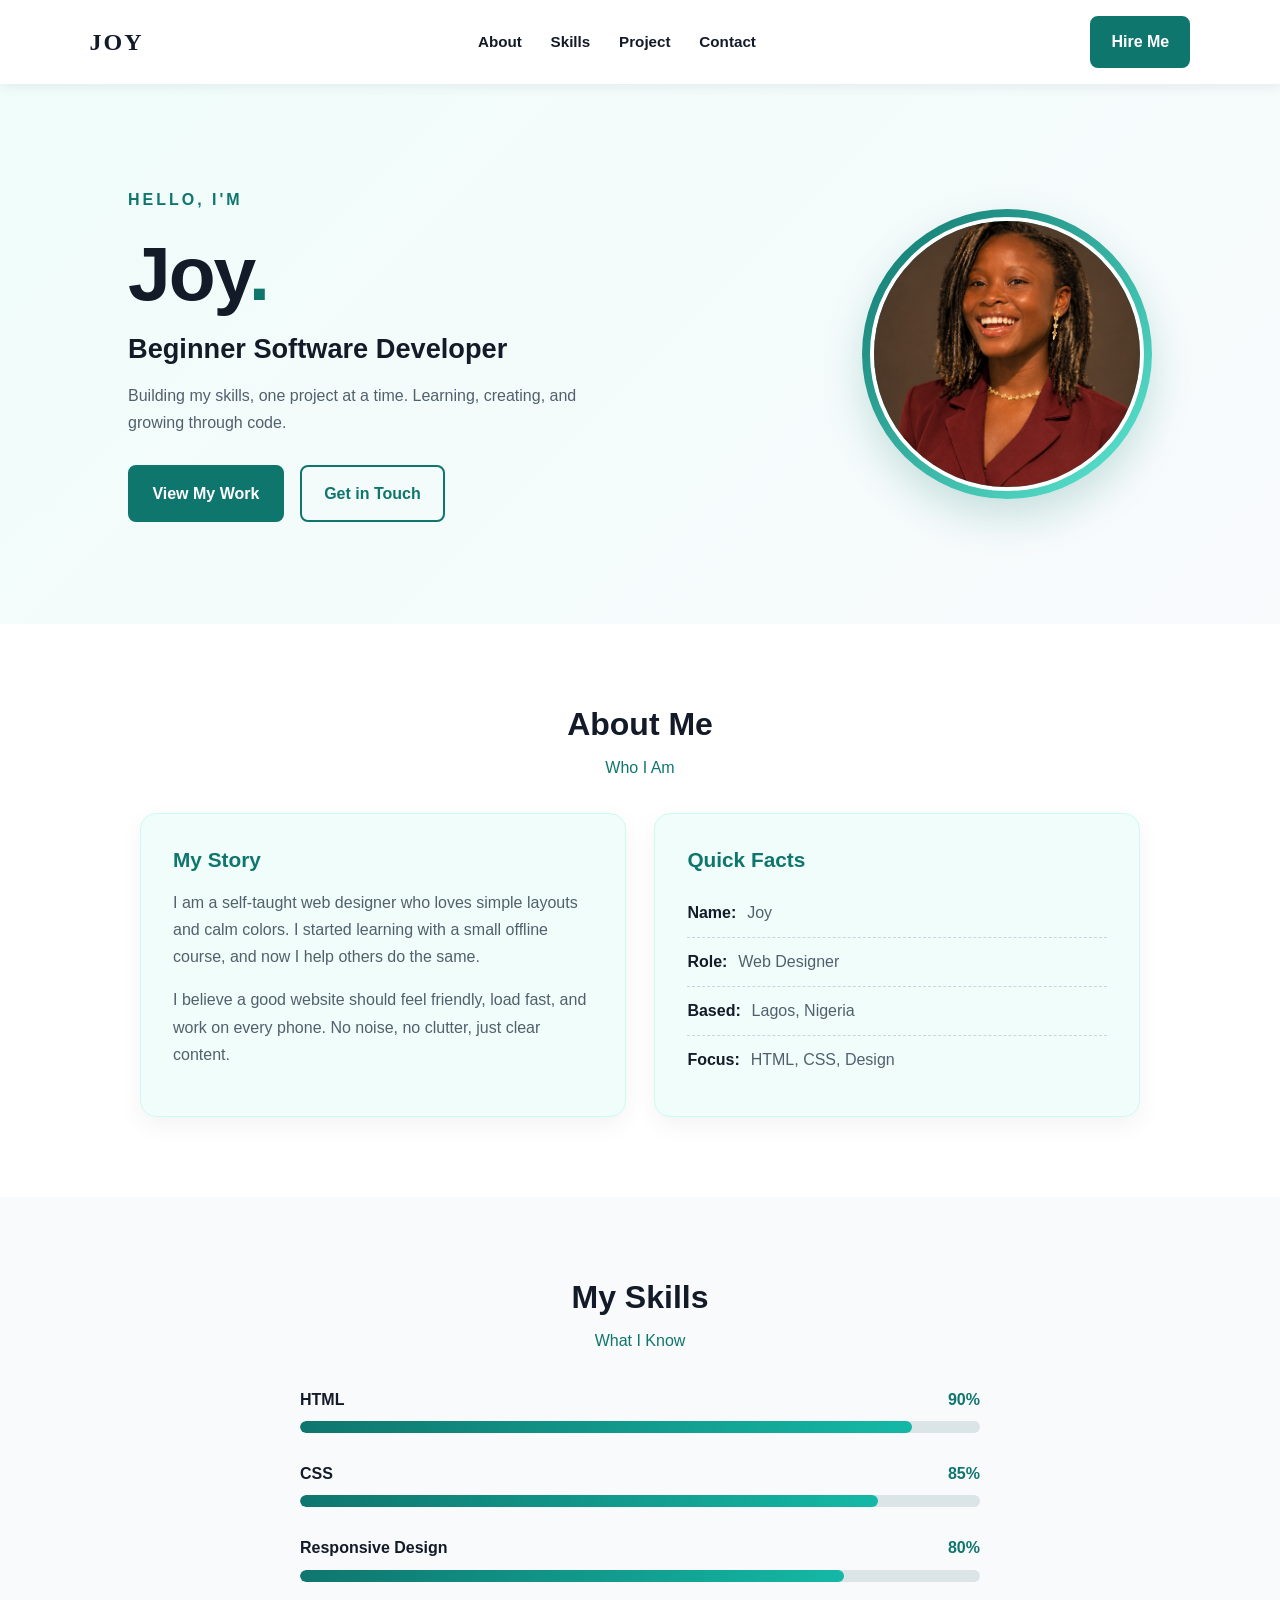
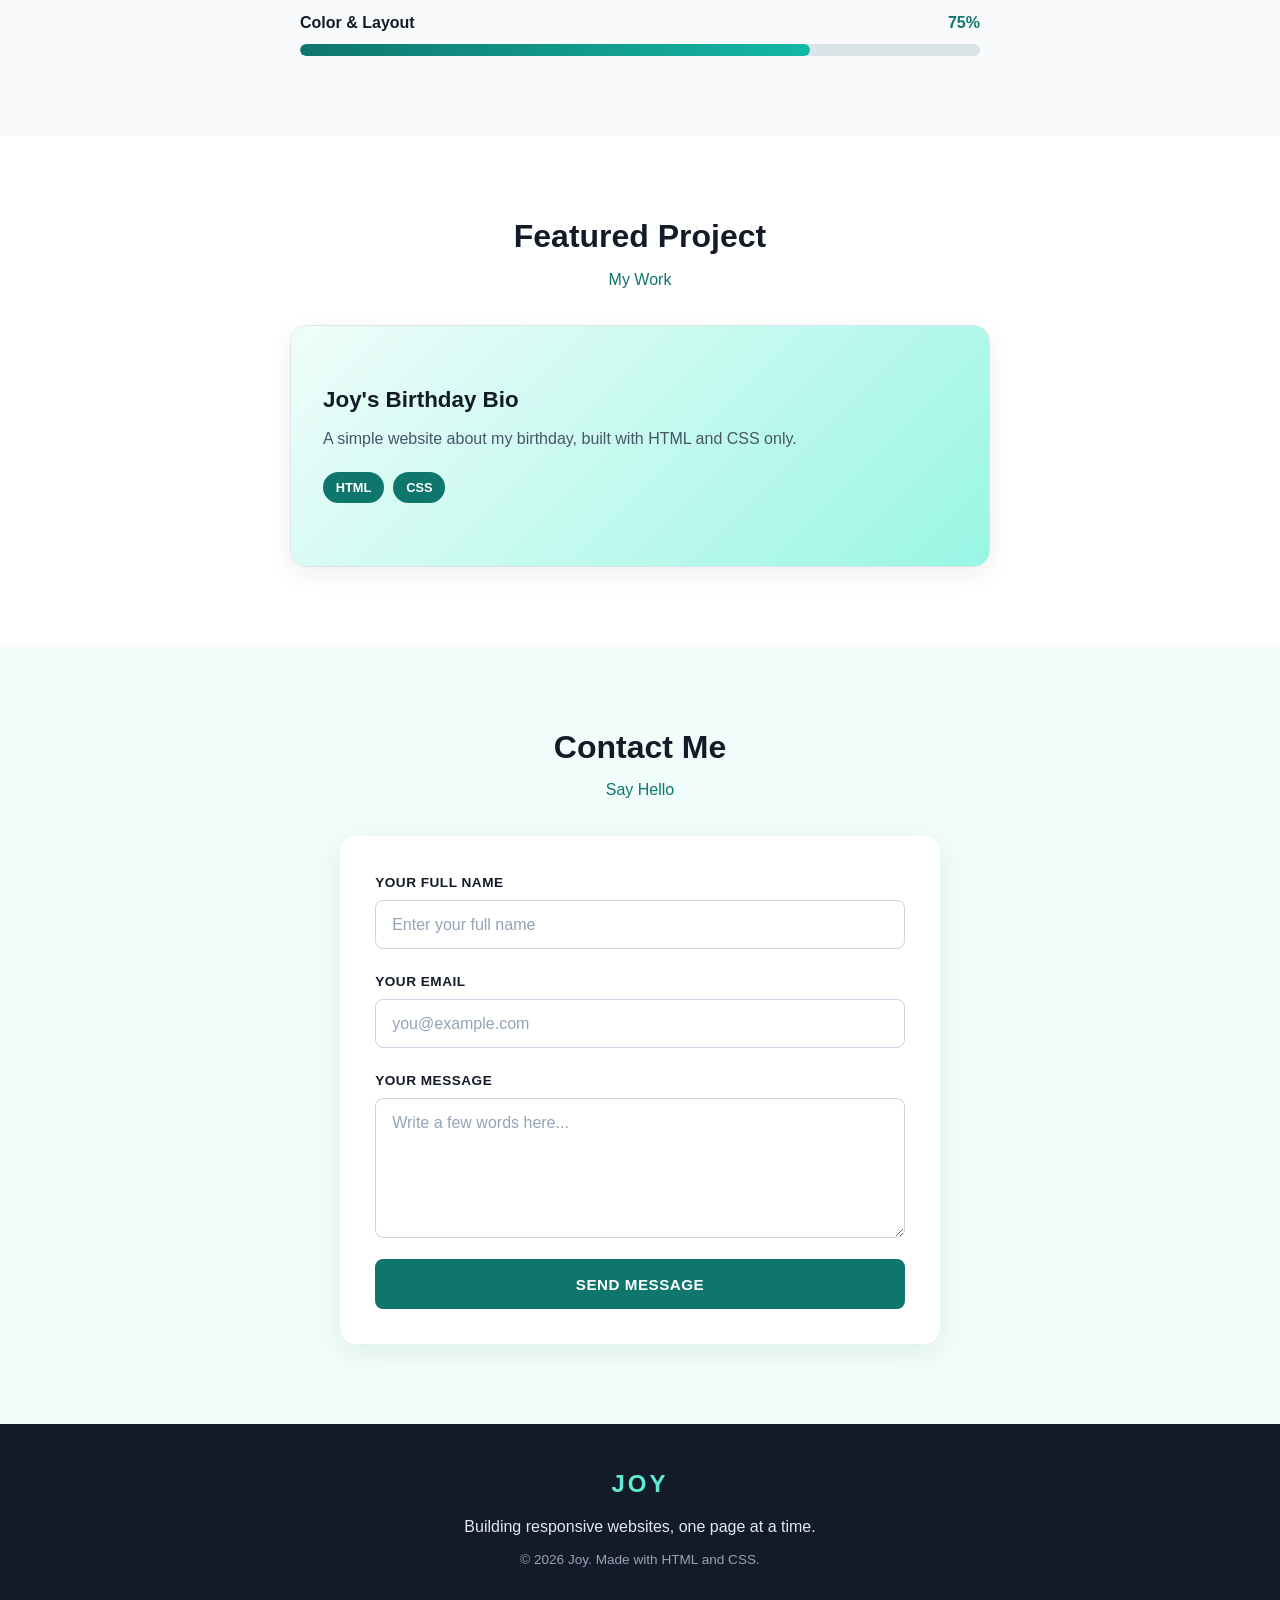
<file: index.html>
<!DOCTYPE html>
<html lang="en">
<head>
    <meta charset="UTF-8">
    <meta name="viewport" content="width=device-width, initial-scale=1.0">
    <meta name="description" content="Joy's web design portfolio showcasing skills, projects, and contact information.">
    <title>Joy's Portfolio - Web Designer Portfolio</title>
    <link rel="stylesheet" href="joy.css">
</head>
<body>

    <!-- NAVIGATION BAR -->
    <header class="site-header">
        <div class="brand">
            <a href="#hero" class="brand-name">JOY</a>
        </div>

        <!-- MAIN NAVIGATION -->
        <nav class="main-nav" aria-label="Main navigation">
            <a href="#about">About</a>
            <a href="#skills">Skills</a>
            <a href="#project">Project</a>
            <a href="#contact">Contact</a>
        </nav>

        <nav class="header-cta" aria-label="Hire me">
            <a href="#contact" class="hire">Hire Me</a>
        </nav>
    </header>

    <!-- HERO SECTION -->
    <section id="hero" class="home-page">
        <div class="home-page-text">
            <p class="eyebrow">HELLO, I'M</p>
            <h1>Joy<span>.</span></h1>
            <h2>Beginner Software Developer</h2>
            <p>
                Building my skills, one project at a time.
                Learning, creating, and growing through code.
            </p>

            <div class="home-page-buttons">
                <a href="#project" class="projects">View My Work</a>
                <a href="#contact" class="contact">Get in Touch</a>
            </div>
        </div>

        <div class="portrait">
            <div class="portrait-frame">
                <img src="joy.jpg" alt="Portrait of Joy" class="portrait-image">
            </div>
        </div>
    </section>

    <!-- ABOUT SECTION -->
    <section id="about" class="about">
        <div class="about-text">
            <h2>About Me</h2>
            <p>Who I Am</p>
        </div>

        <div class="about-grid">
            <div class="about-card">
                <h3>My Story</h3>
                <p>
                    I am a self-taught web designer who loves simple
                    layouts and calm colors. I started learning with
                    a small offline course, and now I help others do the same.
                </p>
                <p>
                    I believe a good website should feel friendly,
                    load fast, and work on every phone. No noise,
                    no clutter, just clear content.
                </p>
            </div>

            <div class="about-card">
                <h3>Quick Facts</h3>
                <ul class="facts">
                    <li><span>Name:</span> Joy</li>
                    <li><span>Role:</span> Web Designer</li>
                    <li><span>Based:</span> Lagos, Nigeria</li>
                    <li><span>Focus:</span> HTML, CSS, Design</li>
                </ul>
            </div>
        </div>
    </section>

    <!-- SKILLS SECTION -->
    <section id="skills" class="skills">
        <h2>My Skills</h2>
        <p>What I Know</p>

        <div class="skill-list">
            <div class="skill">
                <div class="skill-top">
                    <span class="skill-name">HTML</span>
                    <span class="skill-value">90%</span>
                </div>
                <div class="skill-track">
                    <div class="skill-fill fill-html"></div>
                </div>
            </div>

            <div class="skill">
                <div class="skill-top">
                    <span class="skill-name">CSS</span>
                    <span class="skill-value">85%</span>
                </div>
                <div class="skill-track">
                    <div class="skill-fill fill-css"></div>
                </div>
            </div>

            <div class="skill">
                <div class="skill-top">
                    <span class="skill-name">Responsive Design</span>
                    <span class="skill-value">80%</span>
                </div>
                <div class="skill-track">
                    <div class="skill-fill fill-responsive"></div>
                </div>
            </div>

            <div class="skill">
                <div class="skill-top">
                    <span class="skill-name">Color &amp; Layout</span>
                    <span class="skill-value">75%</span>
                </div>
                <div class="skill-track">
                    <div class="skill-fill fill-color"></div>
                </div>
            </div>
        </div>
    </section>

    <!-- PROJECT SECTION -->
    <section id="project" class="project">
        <h2>Featured Project</h2>
        <p>My Work</p>

        <div class="project-grid">
            <article class="project-card">
                <div class="project-thumb thumb-bio">
                    <div class="project-body">
                        <h3>Joy's Birthday Bio</h3>
                        <p>
                            A simple website about my birthday,
                            built with HTML and CSS only.
                        </p>
                        <span>HTML</span>
                        <span>CSS</span>
                    </div>
                </div>
            </article>
        </div>
    </section>

    <!-- CONTACT SECTION -->
    <section id="contact" class="message">
        <h2>Contact Me</h2>
        <p>Say Hello</p>

        <form class="message-form"
              action="https://formspree.io/f/mbgdqqyo"
              method="post">

            <div class="message-field">
                <label for="name">YOUR FULL NAME</label>
                <input type="text" id="name" name="name"
                       placeholder="Enter your full name" required>
            </div>

            <div class="message-field">
                <label for="email">YOUR EMAIL</label>
                <input type="email" id="email" name="email"
                       placeholder="you@example.com" required>
            </div>

            <div class="message-field">
                <label for="message">YOUR MESSAGE</label>
                <textarea id="message" name="message"
                          placeholder="Write a few words here..."
                          rows="5" required></textarea>
            </div>

            <button type="submit" class="btn">SEND MESSAGE</button>
        </form>
    </section>

    <!-- FOOTER -->
    <footer class="footer">
        <p class="footer-brand">JOY</p>
        <p>Building responsive websites, one page at a time.</p>
        <p>&copy; 2026 Joy. Made with HTML and CSS.</p>
    </footer>

</body>
</html>
</file>
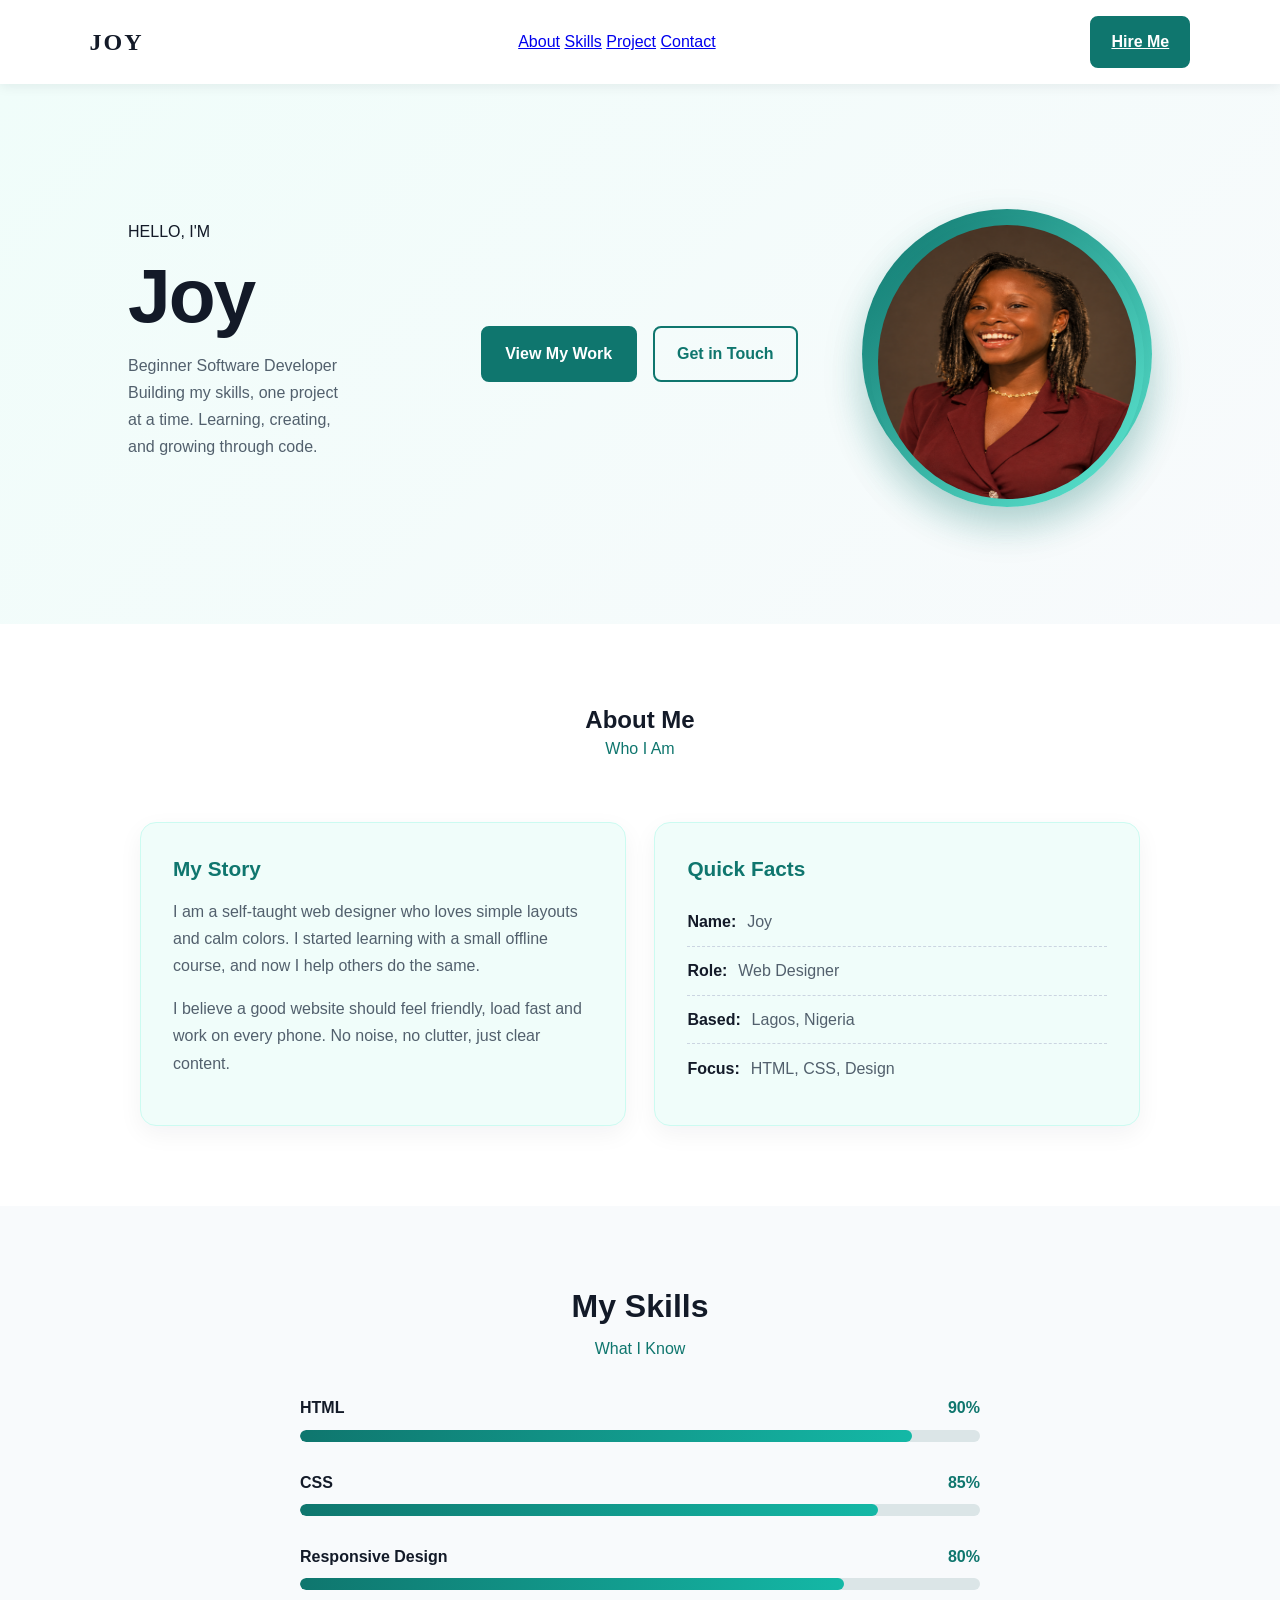
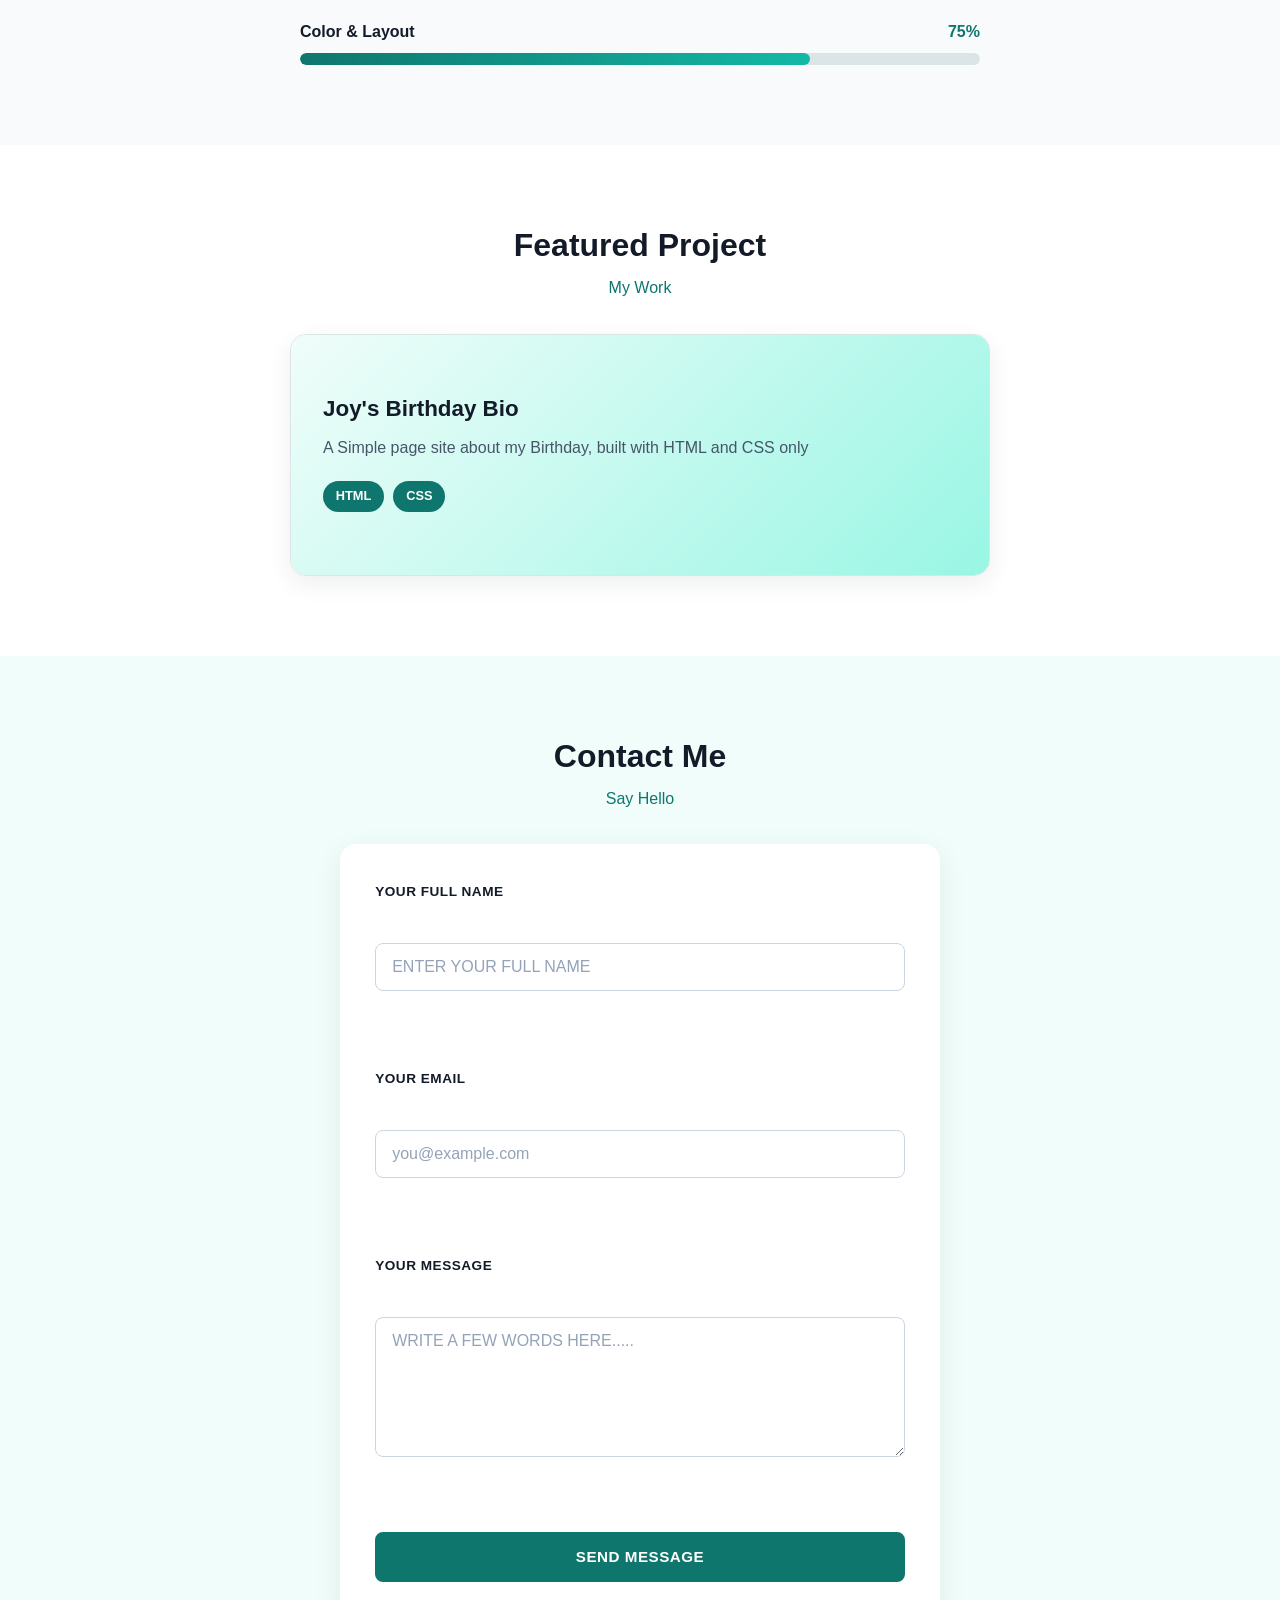
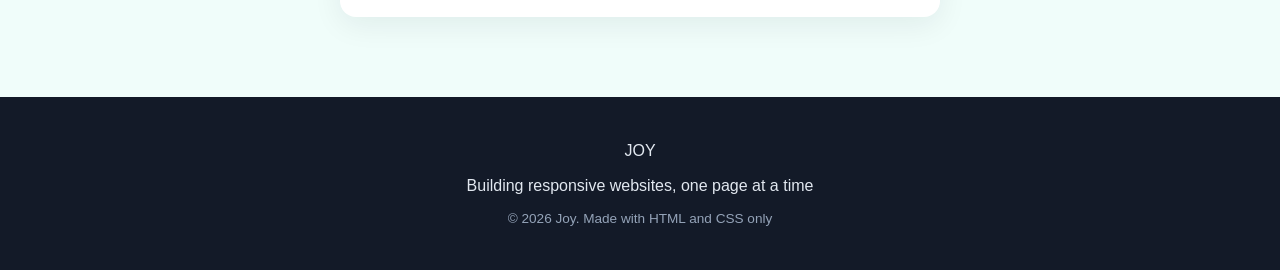
<file: joy.html>
<!DOCTYPE html>
<html lang="en">
<head>
    <meta charset="UTF-8">
    <meta name="viewport" content="width=device-width, initial-scale=1.0">
    <title>Joy's porfolio - Web Designer Portfolio</title>
    <link rel="stylesheet" href="joy.css">
</head>
<body>
    <!-- NAVIGATION BAR -->
<header class="site-header">
     <div class="brand">
<a href="#hero" class="brand-name">JOY</a>
</div>
<!-- MAIN NAVIGATION -->
<nav>


<a href="#about">About</a>
<a href="#skills">Skills</a>
<a href="#project">Project</a>
<a href="#contact">Contact</a>
</nav>

<nav a>
<a href="#contact" class="hire">Hire Me</a>
</nav>
</header>

<!-- HERO SECTION -->
<section id="hero" class="home-page" >
    <div class="home-page-text">
<p>HELLO, I'M</p>

<h1>Joy</h1>
<p>Beginner Software Developer
Building my skills, one project at a time.
Learning, creating, and growing through code.</p>
    </div>
<br>
<div class="home-page-buttons">
<a href="#projects" class="projects">View My Work</a>
<a href="#contact" class="contact">Get in Touch</a>
</div>
<div class="portrait">
    <div class="portrait-frame"  >
<img src="joy.jpg" class="portrait-frame">
</div>
</div>



</section>
<!-- ABOUT SECTION< -->
<section id="about" class="about">
<div class="about-text">
<h1>About Me</h1>
<p>Who I Am</p></div>

<br>
<div class="about-grid">
<div class="about-card">

<h3>My Story</h3>
          <p>
            I am a self-taught web designer who loves simple layouts and calm colors.
            I started learning with a small offline course, and now I help others do the same.
          </p>
          <p>
            I believe a good website should feel friendly, load fast and work on every phone.
            No noise, no clutter, just clear content.
          </p>




</div>

<div class="about-card">
<h3>Quick Facts</h3>
          <!-- A simple fact list -->
          <ul class="facts">
            <li><span>Name:</span> Joy</li>
            <li><span>Role:</span> Web Designer</li>
            <li><span>Based:</span> Lagos, Nigeria</li>
            <li><span>Focus:</span> HTML, CSS, Design</li>
          </ul>







</div>







</div>












</section>


<section id="skills" class="skills">

<h2>My Skills</h2>
<p>What I Know</p>
<!-- Each skill gets a bar that fills with a slow CSS animation -->
      <div class="skill-list">
        <div class="skill">
          <div class="skill-top">
            <span class="skill-name">HTML</span>
            <span class="skill-value">90%</span>
          </div>
          <div class="skill-track">
            <div class="skill-fill fill-html"></div>
          </div>
        </div>

        <div class="skill">
          <div class="skill-top">
            <span class="skill-name">CSS</span>
            <span class="skill-value">85%</span>
          </div>
          <div class="skill-track">
            <div class="skill-fill fill-css"></div>
          </div>
        </div>

        <div class="skill">
          <div class="skill-top">
            <span class="skill-name">Responsive Design</span>
            <span class="skill-value">80%</span>
          </div>
          <div class="skill-track">
            <div class="skill-fill fill-responsive"></div>
          </div>
        </div>

        <div class="skill">
          <div class="skill-top">
            <span class="skill-name">Color &amp; Layout</span>
            <span class="skill-value">75%</span>
          </div>
          <div class="skill-track">
            <div class="skill-fill fill-color"></div>
          </div>
        </div>
    </div>

</section>
<!-- PROJECT SECTION -->
<section id="project" class="project">

<h2>Featured Project</h2>
<p>My Work</p>
<div class="project-grid">
<article class="project-card">
<div class="project-thumb thumb-bio">
<div class="project-body">
<h3>Joy's Birthday Bio</h3>
<p>A Simple page site about my Birthday, built with HTML and CSS only</p>
<span>HTML</span>
<span>CSS</span>
</div>






</div>




</article>





</div>






</section>

<!-- CONTACT SECTION -->
<section id="contact" class="message">
<h2> Contact Me</h2>

<p>Say Hello</p>



<form class="message-form" action="https://formspree.io/f/mbgdqqyo" method="post" >
<div class="message-field">


<label for="name">YOUR FULL NAME</label>
<br>
<input type="text" id="name" name="name" placeholder="ENTER YOUR FULL NAME" required>
</div>
<br><br>

<div class="message-field">
<label for="email">YOUR EMAIL</label>
<br>
<input type="email" id="email" name="email" placeholder="you@example.com" required>
</div>
<br><br>

<div class="message-field">
  <label for="message">YOUR MESSAGE</label>
<br>
<textarea id="message" name=" message" placeholder="WRITE A FEW WORDS HERE....." required></textarea>
</div>

<br><br>
<button type="submit" class="btn">SEND MESSAGE</button>
</form>









</section>



<footer class="footer">

<p>JOY</p>
<p>Building responsive websites, one page at a time </p>
<p>&copy; 2026 Joy. Made with HTML and CSS only</p>

</footer>















</body>
</html>
</file>
<file: joy.css>
/* =====================================
   1. GLOBAL STYLES
===================================== */

* {
    margin: 0;
    padding: 0;
    box-sizing: border-box;
}

html {
    scroll-behavior: smooth;
    scroll-padding-top: 90px;
}

body {
    font-family: Arial, Helvetica, sans-serif;
    background-color: #ffffff;
    color: #131a28;
    line-height: 1.7;
    overflow-wrap: break-word;
}

img {
    max-width: 100%;
    display: block;
}

a {
    transition: color 0.3s ease, background-color 0.3s ease,
                transform 0.3s ease;
}

h1, h2, h3 {
    line-height: 1.3;
}

h2 {
    font-size: 2rem;
    margin-bottom: 0.5rem;
}

section {
    scroll-margin-top: 85px;
}

.about,
.skills,
.project,
.message {
    padding: 5rem 7%;
}

.about-text,
.skills,
.project,
.message {
    text-align: center;
}

.about-text > p,
.skills > p,
.project > p,
.message > p {
    color: #0f766e;
    margin-bottom: 2rem;
}


/* =====================================
   2. NAVIGATION BAR
===================================== */

.site-header {
    position: sticky;
    top: 0;
    z-index: 100;
    display: flex;
    align-items: center;
    justify-content: space-between;
    gap: 1.5rem;
    padding: 1rem 7%;
    background-color: rgba(255, 255, 255, 0.96);
    backdrop-filter: blur(10px);
    box-shadow: 0 2px 12px rgba(19, 26, 40, 0.08);
}

.brand {
    display: flex;
    align-items: center;
    flex-shrink: 0;
}

.brand-name {
    color: #131a28;
    font-weight: 800;
    text-decoration: none;
    font-size: 1.5rem;
    font-family: Georgia, "Times New Roman", serif;
    letter-spacing: 2px;
}

.main-nav {
    display: flex;
    align-items: center;
    justify-content: center;
    gap: 1.8rem;
}

.main-nav a {
    text-decoration: none;
    font-weight: 600;
    font-size: 0.95rem;
    color: #131a28;
}

.main-nav a:hover,
.main-nav a:focus-visible {
    color: #0f766e;
    text-decoration: underline;
    text-underline-offset: 6px;
}

.header-cta a {
    text-decoration: none;
}

.hire {
    display: inline-block;
    background-color: #0f766e;
    color: #ffffff;
    padding: 0.65rem 1.2rem;
    border-radius: 8px;
    border: 2px solid #0f766e;
    font-weight: 600;
}

.hire:hover {
    background-color: #115e59;
    border-color: #115e59;
    color: #ffffff;
    transform: translateY(-2px);
}


/* =====================================
   3. HERO SECTION
===================================== */

.home-page {
    min-height: 540px;
    display: flex;
    align-items: center;
    justify-content: space-between;
    gap: 4rem;
    padding: 6rem 10%;
    background: linear-gradient(135deg, #f0fdfa, #f8fafc);
}

.home-page-text {
    flex: 1;
    max-width: 580px;
}

.home-page-text .eyebrow {
    color: #0f766e;
    font-weight: 700;
    letter-spacing: 3px;
    margin-bottom: 0.7rem;
}

.home-page-text h1 {
    font-size: clamp(3rem, 6vw, 5rem);
    font-weight: 800;
    letter-spacing: -2px;
    margin-bottom: 0.4rem;
}

.home-page-text h1 span {
    color: #0f766e;
}

.home-page-text h2 {
    font-size: clamp(1.2rem, 2.5vw, 1.7rem);
    margin-bottom: 1rem;
}

.home-page-text > p:last-of-type {
    max-width: 480px;
    color: #52606d;
    margin-bottom: 1.8rem;
}

.home-page-buttons {
    display: flex;
    align-items: center;
    gap: 1rem;
    flex-wrap: wrap;
}

.projects,
.contact {
    display: inline-block;
    text-decoration: none;
    padding: 0.8rem 1.4rem;
    border-radius: 8px;
    border: 2px solid #0f766e;
    font-weight: 600;
}

.projects {
    background-color: #0f766e;
    color: #ffffff;
}

.projects:hover {
    background-color: #115e59;
    border-color: #115e59;
    transform: translateY(-3px);
}

.contact {
    background-color: transparent;
    color: #0f766e;
}

.contact:hover {
    background-color: #0f766e;
    color: #ffffff;
    transform: translateY(-3px);
}

.portrait {
    flex: 0 0 auto;
    text-align: center;
}

.portrait-frame {
    width: 290px;
    height: 290px;
    border-radius: 50%;
    padding: 8px;
    background: linear-gradient(135deg, #0f766e, #5eead4);
    box-shadow: 0 18px 40px rgba(15, 118, 110, 0.2);
}

.portrait-image {
    width: 100%;
    height: 100%;
    object-fit: cover;
    object-position: center;
    border-radius: 50%;
    border: 4px solid #ffffff;
}


/* =====================================
   4. ABOUT SECTION
===================================== */

.about {
    background-color: #ffffff;
}

.about-text {
    margin-bottom: 2rem;
}

.about-grid {
    display: grid;
    grid-template-columns: repeat(2, minmax(0, 1fr));
    gap: 1.8rem;
    max-width: 1000px;
    margin: 0 auto;
    text-align: left;
}

.about-card {
    background-color: #f0fdfa;
    border: 1px solid #ccfbf1;
    border-radius: 16px;
    padding: 2rem;
    box-shadow: 0 8px 24px rgba(19, 26, 40, 0.05);
    transition: transform 0.3s ease, box-shadow 0.3s ease;
}

.about-card:hover {
    transform: translateY(-4px);
    box-shadow: 0 12px 30px rgba(15, 118, 110, 0.1);
}

.about-card h3 {
    color: #0f766e;
    font-size: 1.3rem;
    margin-bottom: 1rem;
}

.about-card p {
    color: #52606d;
    margin-bottom: 1rem;
}

.facts {
    list-style: none;
}

.facts li {
    padding: 0.65rem 0;
    border-bottom: 1px dashed #cbd5e1;
    color: #52606d;
}

.facts li:last-child {
    border-bottom: none;
}

.facts li span {
    font-weight: 700;
    color: #131a28;
    margin-right: 0.4rem;
}


/* =====================================
   5. SKILLS SECTION
===================================== */

.skills {
    background-color: #f8fafc;
}

.skill-list {
    display: flex;
    flex-direction: column;
    gap: 1.7rem;
    max-width: 680px;
    margin: 0 auto;
    text-align: left;
}

.skill-top {
    display: flex;
    justify-content: space-between;
    align-items: center;
    gap: 1rem;
    margin-bottom: 0.5rem;
}

.skill-name {
    font-weight: 700;
}

.skill-value {
    color: #0f766e;
    font-weight: 700;
}

.skill-track {
    height: 12px;
    border-radius: 20px;
    overflow: hidden;
    background-color: #dbe5e7;
}

.skill-fill {
    height: 100%;
    width: 0;
    background: linear-gradient(90deg, #0f766e, #14b8a6);
    border-radius: 20px;
    animation: fill-bar 1.5s ease-out forwards;
}

.fill-html {
    --skill-width: 90%;
}

.fill-css {
    --skill-width: 85%;
}

.fill-responsive {
    --skill-width: 80%;
}

.fill-color {
    --skill-width: 75%;
}

@keyframes fill-bar {
    from {
        width: 0;
    }

    to {
        width: var(--skill-width);
    }
}


/* =====================================
   6. PROJECT SECTION
===================================== */

.project {
    background-color: #ffffff;
}

.project-grid {
    display: grid;
    grid-template-columns: minmax(0, 1fr);
    gap: 1.8rem;
    max-width: 700px;
    margin: 0 auto;
    text-align: left;
}

.project-card {
    background-color: #ffffff;
    border: 1px solid #dbe5e7;
    border-radius: 16px;
    overflow: hidden;
    box-shadow: 0 8px 24px rgba(19, 26, 40, 0.07);
    transition: transform 0.3s ease, box-shadow 0.3s ease;
}

.project-card:hover {
    transform: translateY(-5px);
    box-shadow: 0 15px 32px rgba(19, 26, 40, 0.12);
}

.project-thumb {
    min-height: 240px;
    display: flex;
    align-items: center;
    padding: 2rem;
}

.thumb-bio {
    background: linear-gradient(135deg, #f0fdfa, #99f6e4);
}

.project-body h3 {
    color: #131a28;
    font-size: 1.4rem;
    margin-bottom: 0.7rem;
}

.project-body p {
    color: #475569;
    margin-bottom: 1rem;
}

.project-body span {
    display: inline-block;
    background-color: #0f766e;
    color: #ffffff;
    font-size: 0.8rem;
    font-weight: 600;
    padding: 0.3rem 0.8rem;
    margin: 0.2rem 0.3rem 0.2rem 0;
    border-radius: 20px;
}


/* =====================================
   7. CONTACT SECTION
===================================== */

.message {
    background-color: #f0fdfa;
}

.message-form {
    width: 100%;
    max-width: 600px;
    padding: 2.2rem;
    margin: 0 auto;
    border-radius: 16px;
    background-color: #ffffff;
    text-align: left;
    box-shadow: 0 8px 30px rgba(19, 26, 40, 0.07);
}

.message-field {
    display: flex;
    flex-direction: column;
    gap: 0.4rem;
    margin-bottom: 1.3rem;
}

.message-field label {
    font-weight: 700;
    font-size: 0.85rem;
    letter-spacing: 0.5px;
    color: #131a28;
}

.message-field input,
.message-field textarea {
    width: 100%;
    padding: 0.9rem 1rem;
    border: 1px solid #cbd5e1;
    border-radius: 8px;
    font-size: 1rem;
    font-family: inherit;
    color: #131a28;
    background-color: #ffffff;
    outline: none;
    transition: border-color 0.3s ease, box-shadow 0.3s ease;
}

.message-field textarea {
    min-height: 140px;
    resize: vertical;
}

.message-field input:focus,
.message-field textarea:focus {
    border-color: #0f766e;
    box-shadow: 0 0 0 3px rgba(15, 118, 110, 0.12);
}

.message-field input::placeholder,
.message-field textarea::placeholder {
    color: #94a3b8;
}

.btn {
    display: inline-block;
    width: 100%;
    background-color: #0f766e;
    color: #ffffff;
    padding: 0.9rem 1.2rem;
    border-radius: 8px;
    border: 2px solid #0f766e;
    font-size: 0.95rem;
    font-weight: 700;
    letter-spacing: 0.5px;
    cursor: pointer;
    transition: background-color 0.3s ease, transform 0.3s ease;
}

.btn:hover {
    background-color: #115e59;
    border-color: #115e59;
    transform: translateY(-2px);
}


/* =====================================
   8. FOOTER
===================================== */

.footer {
    background-color: #131a28;
    color: #e2e8f0;
    text-align: center;
    padding: 2.5rem 7%;
}

.footer p {
    margin-bottom: 0.5rem;
}

.footer p:last-child {
    margin-bottom: 0;
    font-size: 0.85rem;
    color: #94a3b8;
}

.footer-brand {
    color: #5eead4;
    font-size: 1.5rem;
    font-weight: 800;
    letter-spacing: 3px;
}


/* =====================================
   9. TABLET RESPONSIVENESS
   Screens up to 900px
===================================== */

@media (max-width: 900px) {
    .site-header {
        padding: 1rem 4%;
        gap: 1rem;
    }

    .main-nav {
        gap: 1rem;
    }

    .main-nav a {
        font-size: 0.88rem;
    }

    .home-page {
        padding: 5rem 6%;
        gap: 2rem;
    }

    .portrait-frame {
        width: 240px;
        height: 240px;
    }

    .about,
    .skills,
    .project,
    .message {
        padding: 4rem 5%;
    }

    .about-grid {
        gap: 1.2rem;
    }

    .about-card {
        padding: 1.5rem;
    }
}


/* =====================================
   10. MOBILE RESPONSIVENESS
   Screens up to 600px
===================================== */

@media (max-width: 600px) {
    html {
        scroll-padding-top: 125px;
    }

    section {
        scroll-margin-top: 120px;
    }

    .site-header {
        position: sticky;
        flex-wrap: wrap;
        justify-content: space-between;
        gap: 0.8rem;
        padding: 0.8rem 5%;
    }

    .brand-name {
        font-size: 1.3rem;
    }

    .main-nav {
        order: 3;
        width: 100%;
        justify-content: center;
        flex-wrap: wrap;
        gap: 0.6rem 1.2rem;
        padding-top: 0.5rem;
        border-top: 1px solid #e2e8f0;
    }

    .main-nav a {
        font-size: 0.85rem;
    }

    .hire {
        padding: 0.45rem 0.8rem;
        font-size: 0.85rem;
    }

    .home-page {
        min-height: auto;
        flex-direction: column;
        text-align: center;
        gap: 2.5rem;
        padding: 4rem 6% 3.5rem;
    }

    .home-page-text {
        width: 100%;
    }

    .home-page-text h1 {
        font-size: 3.2rem;
    }

    .home-page-text h2 {
        font-size: 1.25rem;
    }

    .home-page-text > p:last-of-type {
        margin-left: auto;
        margin-right: auto;
    }

    .home-page-buttons {
        justify-content: center;
    }

    .projects,
    .contact {
        padding: 0.75rem 1rem;
        font-size: 0.9rem;
    }

    .portrait-frame {
        width: 200px;
        height: 200px;
    }

    .about,
    .skills,
    .project,
    .message {
        padding: 3.5rem 6%;
    }

    h2 {
        font-size: 1.7rem;
    }

    .about-grid {
        grid-template-columns: 1fr;
        gap: 1.2rem;
    }

    .about-card {
        padding: 1.4rem;
    }

    .skill-list {
        gap: 1.4rem;
    }

    .project-grid {
        grid-template-columns: 1fr;
    }

    .project-thumb {
        min-height: 220px;
        padding: 1.5rem;
    }

    .message-form {
        padding: 1.4rem;
    }

    .message-field input,
    .message-field textarea {
        font-size: 16px;
    }

    .footer {
        padding: 2rem 6%;
    }
}


/* =====================================
   11. EXTRA SMALL MOBILE SCREENS
   Screens up to 380px
===================================== */

@media (max-width: 380px) {
    .site-header {
        padding: 0.7rem 4%;
    }

    .main-nav {
        gap: 0.5rem 0.8rem;
    }

    .main-nav a {
        font-size: 0.8rem;
    }

    .home-page {
        padding: 3rem 5%;
    }

    .home-page-text h1 {
        font-size: 2.7rem;
    }

    .home-page-buttons {
        flex-direction: column;
        align-items: stretch;
    }

    .projects,
    .contact {
        width: 100%;
        text-align: center;
    }

    .portrait-frame {
        width: 175px;
        height: 175px;
    }

    .about,
    .skills,
    .project,
    .message {
        padding: 3rem 5%;
    }

    .about-card,
    .message-form {
        padding: 1.1rem;
    }

    .project-thumb {
        padding: 1.2rem;
    }
}


/* =====================================
   12. ACCESSIBILITY
===================================== */

a:focus-visible,
button:focus-visible {
    outline: 3px solid #14b8a6;
    outline-offset: 4px;
}

@media (prefers-reduced-motion: reduce) {
    html {
        scroll-behavior: auto;
    }

    *,
    *::before,
    *::after {
        animation-duration: 0.01ms !important;
        animation-iteration-count: 1 !important;
        transition-duration: 0.01ms !important;
    }
}
</file>
